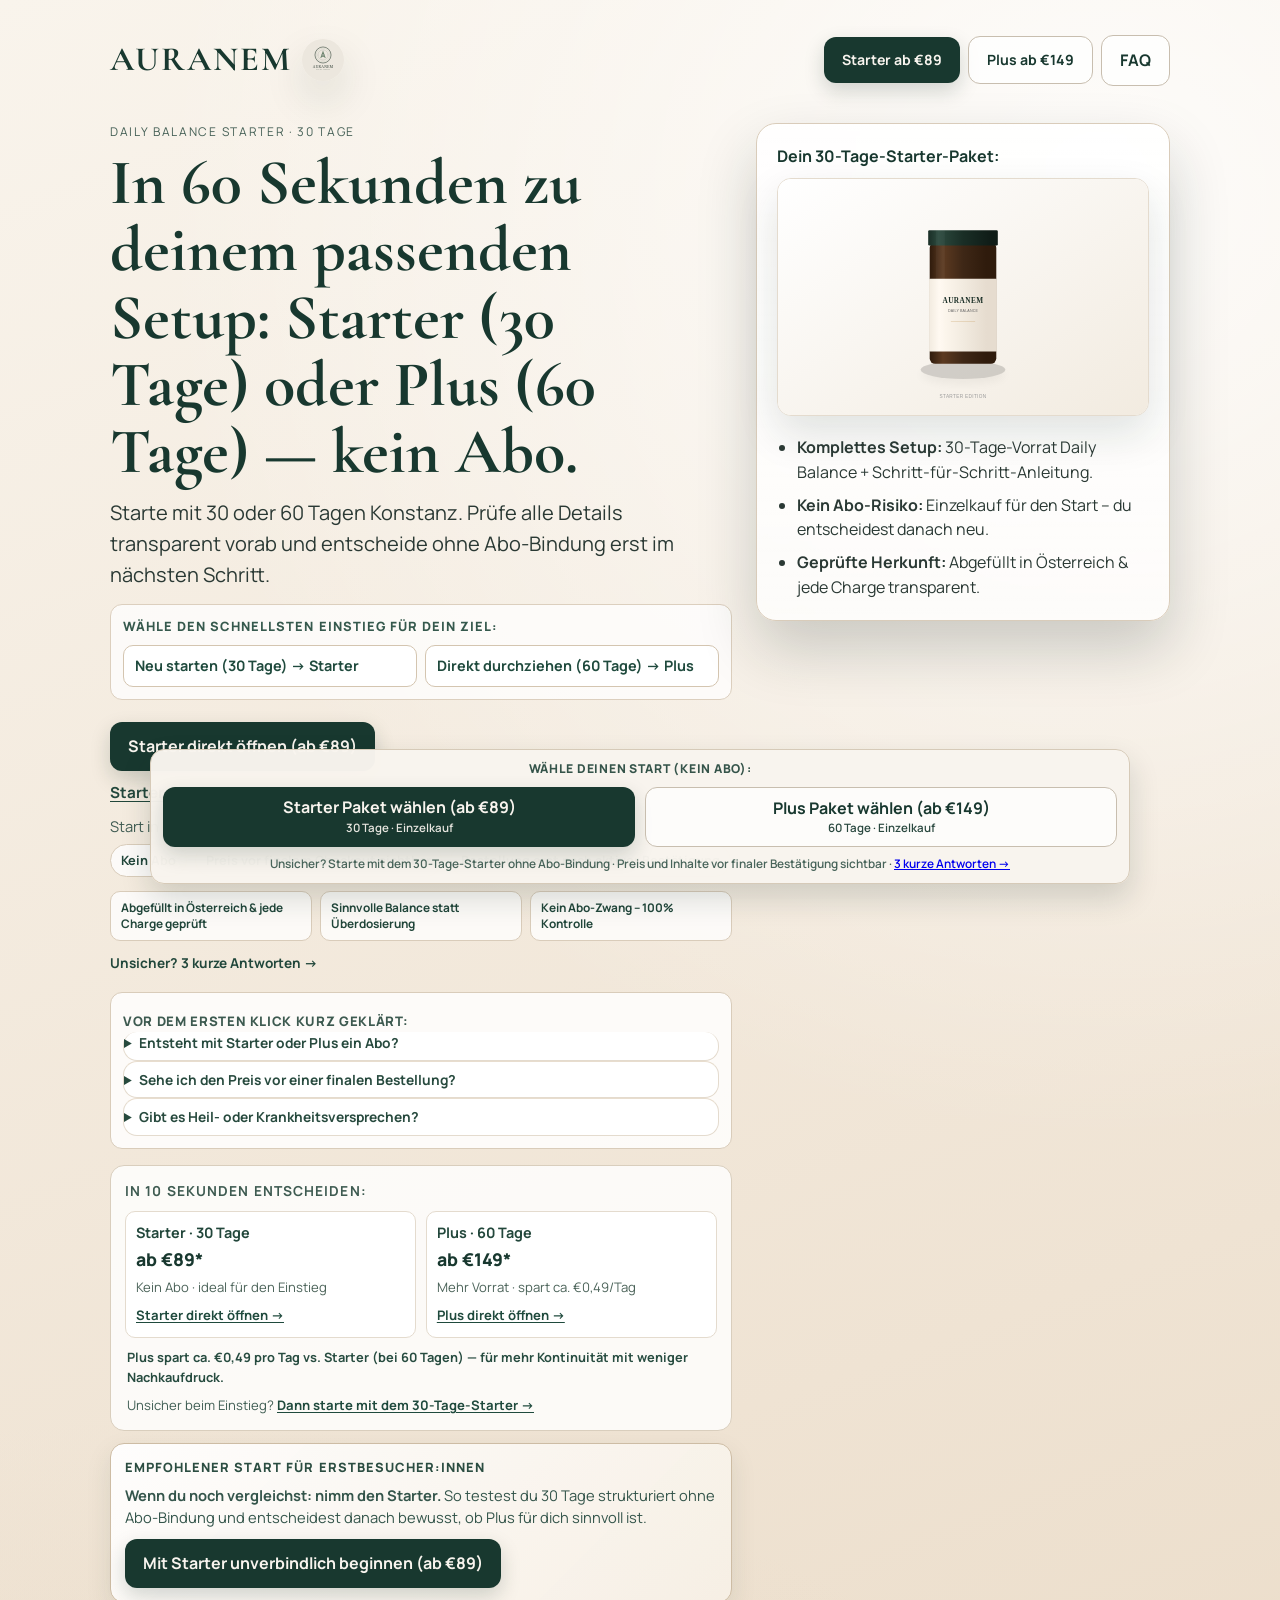
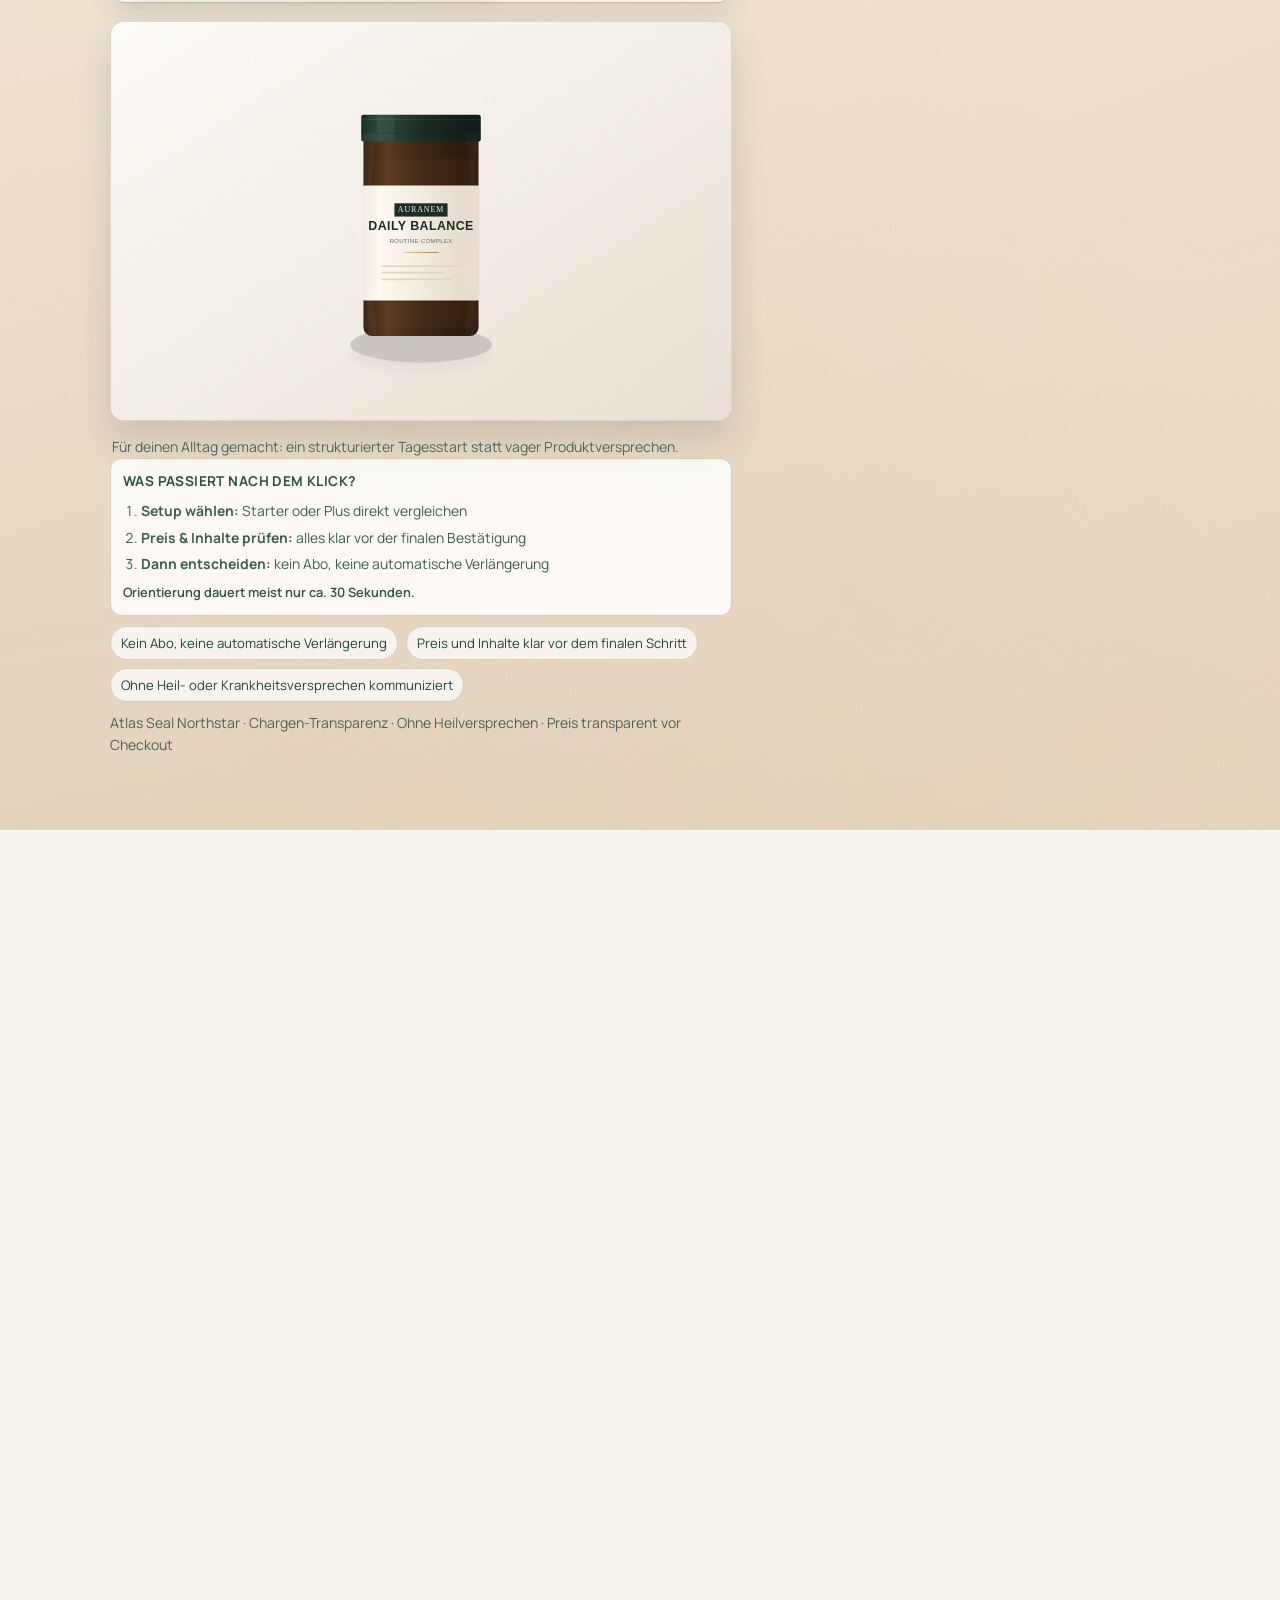
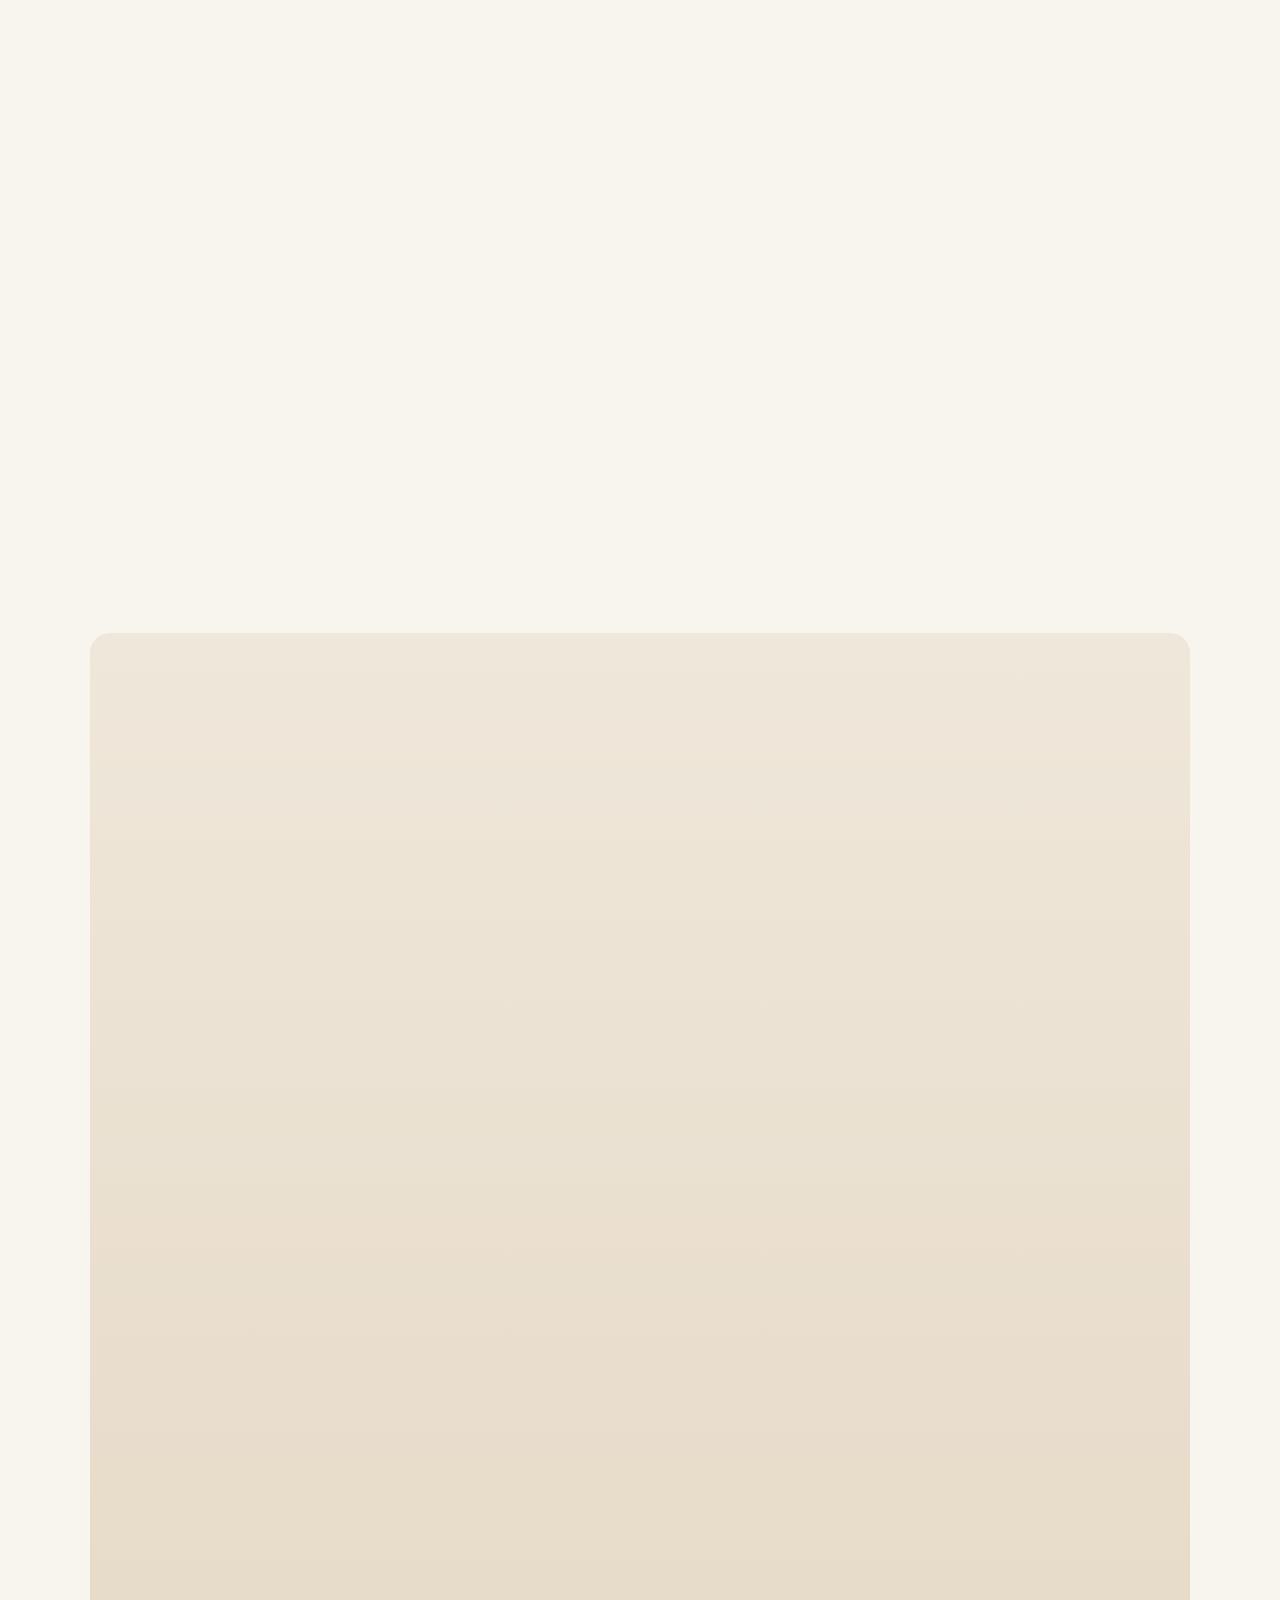
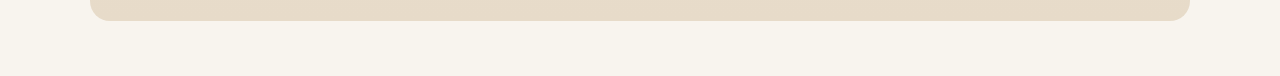
<file: auranem/index.html>
<!doctype html>
<html lang="de">
<head>
  <meta charset="UTF-8" />
  <meta name="viewport" content="width=device-width, initial-scale=1.0" />
  <title>AURANEM — Daily Balance Starter</title>
  <meta name="description" content="AURANEM Daily Balance Starter: klare 30-Tage-Routine für mehr Konstanz im Alltag — mit transparentem Starter/Plus Vergleich und konkretem Ablaufplan." />
  <link rel="preconnect" href="https://fonts.googleapis.com">
  <link rel="preconnect" href="https://fonts.gstatic.com" crossorigin>
  <link href="https://fonts.googleapis.com/css2?family=Cormorant+Garamond:wght@600;700&family=Manrope:wght@400;500;600;700&display=swap" rel="stylesheet">
  <link rel="preload" as="image" href="./assets/hero-key-visual-v4-20260303.svg" fetchpriority="high" />
  <link rel="stylesheet" href="./styles.css" />
</head>
<body>
  <header class="hero">
    <nav class="nav wrap">
      <div class="brand-row">
        <div class="brand">AURANEM</div>
        <img src="./assets/atlas-seal-northstar.svg" alt="Atlas Seal Northstar Gewinnerlogo" class="winner-logo" width="42" height="42" loading="eager" />
      </div>
      <div class="nav-actions">
        <a class="btn btn-primary nav-cta" href="#offer-starter" data-analytics="cta-primary" data-cta-name="nav_primary_starter">Starter ab €89</a>
        <a class="btn btn-ghost nav-cta" href="#offer-plus" data-analytics="cta-primary" data-cta-name="nav_primary_plus">Plus ab €149</a>
        <a class="btn btn-ghost" href="#faq" data-analytics="cta-secondary" data-cta-name="nav_faq">FAQ</a>
      </div>
    </nav>

    <div class="wrap hero-grid">
      <div>
        <p class="eyebrow" id="ab-eyebrow">Daily Balance Starter · 30 Tage</p>
        <h1 id="ab-headline">Tägliche Balance statt Supplement-Chaos: Deine neue Routine in 30 Sekunden.</h1>
        <p class="sub" id="ab-subcopy">Starte mit 30 oder 60 Tagen Konstanz. Prüfe alle Details transparent vorab und entscheide ohne Abo-Bindung erst im nächsten Schritt.</p>

        <div class="hero-path-shortcuts" aria-label="Schnelleinstieg nach Ziel">
          <p class="hero-path-title">Wähle den schnellsten Einstieg für dein Ziel:</p>
          <div class="hero-path-actions">
            <a href="#offer-starter" data-analytics="cta-primary" data-cta-name="hero_path_starter">Neu starten (30 Tage) → Starter</a>
            <a href="#offer-plus" data-analytics="cta-primary" data-cta-name="hero_path_plus">Direkt durchziehen (60 Tage) → Plus</a>
          </div>
        </div>

        <div class="cta-row">
          <a class="btn btn-primary" href="#offer-starter" data-analytics="cta-primary" data-cta-name="hero_primary" id="ab-primary-cta">Starter direkt öffnen (ab €89)</a>
          <a class="cta-secondary-link" href="#offer-decision-matrix" data-analytics="cta-secondary" data-cta-name="hero_secondary_compare">Starter vs. Plus in 15 Sek vergleichen →</a>
        </div>
        <p class="cta-micro" id="hero-cta-micro">Unverbindlich prüfen: Der Klick führt zur Auswahl, nicht zum direkten Kauf. Volle Transparenz vorab.</p>
        <ul class="cta-reassurance" aria-label="Sicherheits-Hinweise direkt vor dem ersten Klick">
          <li>Kein Abo</li>
          <li>Preis vor finalem Checkout sichtbar</li>
          <li>Bestellung erst nach aktiver Bestätigung</li>
        </ul>
        <div class="hero-transaction-rails" aria-label="Qualitäts- und Sicherheits-Highlights">
          <span><strong>Abgefüllt in Österreich</strong> & jede Charge geprüft</span>
          <span><strong>Sinnvolle Balance</strong> statt Überdosierung</span>
          <span><strong>Kein Abo-Zwang</strong> – 100% Kontrolle</span>
        </div>
        <p class="cta-faq-link"><a href="#offer-objection-faq" data-analytics="cta-secondary" data-cta-name="hero_faq_quick">Unsicher? 3 kurze Antworten →</a></p>

        <div class="hero-quick-objections" aria-label="Einwandklärung direkt im Hero">
          <p class="hero-quick-objections-title">Vor dem ersten Klick kurz geklärt:</p>
          <details data-analytics="faq-item" data-faq-id="hero-quick-abo">
            <summary>Entsteht mit Starter oder Plus ein Abo?</summary>
            <p>Nein. Beide Optionen sind Einzelkäufe ohne automatische Verlängerung.</p>
          </details>
          <details data-analytics="faq-item" data-faq-id="hero-quick-price">
            <summary>Sehe ich den Preis vor einer finalen Bestellung?</summary>
            <p>Ja. Preis und Inhalte sind vor der aktiven finalen Bestätigung transparent sichtbar.</p>
          </details>
          <details data-analytics="faq-item" data-faq-id="hero-quick-claims">
            <summary>Gibt es Heil- oder Krankheitsversprechen?</summary>
            <p>Nein. AURANEM kommuniziert bewusst ohne medizinische Heil- oder Krankheitsclaims.</p>
          </details>
        </div>

        <div class="hero-price-snapshot" aria-label="Schnelle Preis- und Entscheidungsübersicht">
          <p class="snapshot-title">In 10 Sekunden entscheiden:</p>
          <div class="snapshot-grid">
            <article>
              <p class="snapshot-plan">Starter · 30 Tage</p>
              <p class="snapshot-price">ab €89*</p>
              <p class="snapshot-meta">Kein Abo · ideal für den Einstieg</p>
              <a class="snapshot-jump" href="#offer-starter" data-analytics="cta-primary" data-cta-name="hero_snapshot_starter">Starter direkt öffnen →</a>
            </article>
            <article>
              <p class="snapshot-plan">Plus · 60 Tage</p>
              <p class="snapshot-price">ab €149*</p>
              <p class="snapshot-meta">Mehr Vorrat · spart ca. €0,49/Tag</p>
              <a class="snapshot-jump" href="#offer-plus" data-analytics="cta-primary" data-cta-name="hero_snapshot_plus">Plus direkt öffnen →</a>
            </article>
          </div>
          <p class="snapshot-savings">Plus spart ca. €0,49 pro Tag vs. Starter (bei 60 Tagen) — für mehr Kontinuität mit weniger Nachkaufdruck.</p>
          <p class="snapshot-default-path">Unsicher beim Einstieg? <a href="#offer-starter" data-analytics="cta-primary" data-cta-name="hero_snapshot_default_starter">Dann starte mit dem 30-Tage-Starter →</a></p>
        </div>

        <div class="hero-recommendation" aria-label="Empfohlener Einstieg bei Unsicherheit">
          <p class="hero-recommendation-kicker">Empfohlener Start für Erstbesucher:innen</p>
          <p class="hero-recommendation-copy"><strong>Wenn du noch vergleichst: nimm den Starter.</strong> So testest du 30 Tage strukturiert ohne Abo-Bindung und entscheidest danach bewusst, ob Plus für dich sinnvoll ist.</p>
          <a class="btn btn-primary" href="#offer-starter" data-analytics="cta-primary" data-cta-name="hero_reco_starter">Mit Starter unverbindlich beginnen (ab €89)</a>
        </div>

        <figure class="hero-lifestyle">
          <img src="./assets/hero-key-visual-v4-20260303.svg" alt="Editorial Hero-Visual mit AURANEM im Premium-Alltagskontext" width="1400" height="900" loading="eager" fetchpriority="high" decoding="async" />
          <figcaption>Für deinen Alltag gemacht: ein strukturierter Tagesstart statt vager Produktversprechen.</figcaption>
        </figure>


        <div class="hero-next-step" aria-label="Ablauf nach dem Klick">
          <p class="hero-next-step-title">Was passiert nach dem Klick?</p>
          <ol>
            <li><strong>Setup wählen:</strong> Starter oder Plus direkt vergleichen</li>
            <li><strong>Preis & Inhalte prüfen:</strong> alles klar vor der finalen Bestätigung</li>
            <li><strong>Dann entscheiden:</strong> kein Abo, keine automatische Verlängerung</li>
          </ol>
          <p class="hero-next-step-time">Orientierung dauert meist nur ca. 30 Sekunden.</p>
        </div>

        <ul class="hero-assurance" aria-label="Risikofreie Entscheidungsleitplanken">
          <li>Kein Abo, keine automatische Verlängerung</li>
          <li>Preis und Inhalte klar vor dem finalen Schritt</li>
          <li>Ohne Heil- oder Krankheitsversprechen kommuniziert</li>
        </ul>

        <p class="trust-line">Atlas Seal Northstar · Chargen-Transparenz · Ohne Heilversprechen · Preis transparent vor Checkout</p>
      </div>

      <aside class="hero-proof-card">
        <p class="proof-kicker">Dein 30-Tage-Starter-Paket:</p>
        <figure class="hero-packshot">
          <img src="./assets/starter-product-visual-v4-20260303.svg" alt="AURANEM Starter Produktvisual in editoriellem Premium-Stil" width="1100" height="700" loading="lazy" fetchpriority="low" decoding="async" />
        </figure>
        <ul>
          <li><strong>Komplettes Setup:</strong> 30-Tage-Vorrat Daily Balance + Schritt-für-Schritt-Anleitung.</li>
          <li><strong>Kein Abo-Risiko:</strong> Einzelkauf für den Start – du entscheidest danach neu.</li>
          <li><strong>Geprüfte Herkunft:</strong> Abgefüllt in Österreich & jede Charge transparent.</li>
        </ul>
      </aside>
    </div>
  </header>

  <main>
    <section class="section wrap" id="how">
      <h2>Vom Vorsatz zur Routine in 3 Schritten</h2>
      <div class="value-grid">
        <article class="value">
          <h3>1) Setup wählen</h3>
          <p>Du entscheidest dich bewusst für Starter oder Plus statt täglich neu zu improvisieren.</p>
        </article>
        <article class="value">
          <h3>2) Fester Tagesanker</h3>
          <p>Du verknüpfst die Einnahme mit einem klaren Trigger (z. B. Frühstück), damit sie planbar wird.</p>
        </article>
        <article class="value">
          <h3>3) 30 Tage durchziehen</h3>
          <p>Du folgst einem einfachen Wochenrhythmus mit Checkpoints statt „Neustart jeden Montag“.</p>
        </article>
      </div>
    </section>

    <section class="section trust wrap" id="proof">
      <h2>Klare Inhalte für eine sichere Entscheidung</h2>
      <figure class="wide-visual">
        <img src="./assets/trust-transparency-visual-v4-20260303.svg" alt="Transparenz-Visual mit Chargen-ID, claim-sicherer Sprache und Entscheidungsklarheit" width="1400" height="650" loading="lazy" />
        <figcaption>Alle relevanten Informationen sind klar strukturiert: Fakten, FAQ und Qualitätssignale auf einen Blick.</figcaption>
      </figure>
      <div class="trust-grid trust-grid-4">
        <article class="trust-item">
          <h3>Was im Starter enthalten ist</h3>
          <ul class="mini-list">
            <li>1 × AURANEM Daily Balance (30-Tage-Einheit)</li>
            <li>Startanleitung mit Tagesstruktur (PDF)</li>
            <li>Wöchentliche Selbstcheck-Liste für Woche 1–4</li>
          </ul>
        </article>
        <article class="trust-item">
          <h3>Was Plus zusätzlich enthält</h3>
          <ul class="mini-list">
            <li>2 × Daily Balance (60-Tage-Vorrat)</li>
            <li>Routine-Karte für Reise/Office</li>
            <li>Priority Support für Setup-Fragen innerhalb 24h (werktags)</li>
          </ul>
        </article>
        <article class="trust-item">
          <h3>Qualität & Transparenz</h3>
          <ul class="mini-list">
            <li>Chargenkennzeichnung auf jeder Einheit</li>
            <li>Klare Kennzeichnung der Verzehrempfehlung</li>
            <li>Keine Heil- oder Krankheitsversprechen in der Kommunikation</li>
          </ul>
        </article>
        <article class="trust-item trust-item-logo">
          <img src="./assets/atlas-seal-northstar.svg" alt="Atlas Seal Northstar Gewinnerlogo" class="winner-logo large" width="78" height="78" loading="lazy" />
          <p><strong>Markenkennung:</strong> Atlas Seal Northstar Gewinnerzeichen als konstantes Qualitäts- und Herkunftssignal.</p>
        </article>
      </div>
    </section>

    <section class="section testimonials wrap" id="reviews">
      <h2>Erfahrungen aus der Community</h2>
      <div class="value-grid">
        <article class="value">
          <p style="color: #F59E0B; margin-bottom: 0.5rem;">★★★★★</p>
          <p>„Endlich eine Routine, die ich wirklich durchhalte. Das 30-Tage-Konzept hat mir geholfen, morgens konsequent zu bleiben.“</p>
          <p style="font-size: 0.9em; opacity: 0.8; margin-top: 1rem;">— Michael K., Starter-Kunde</p>
        </article>
        <article class="value">
          <p style="color: #F59E0B; margin-bottom: 0.5rem;">★★★★★</p>
          <p>„Schmeckt angenehm natürlich und die Lieferung war extrem schnell. Fühle mich gut betreut.“</p>
          <p style="font-size: 0.9em; opacity: 0.8; margin-top: 1rem;">— Sabine L., Plus-Kundin</p>
        </article>
        <article class="value">
          <p style="color: #F59E0B; margin-bottom: 0.5rem;">★★★★★</p>
          <p>„Ich schätze die Transparenz. Kein Abo-Dschungel, sondern einfach bestellen, wenn ich es brauche. Top Qualität.“</p>
          <p style="font-size: 0.9em; opacity: 0.8; margin-top: 1rem;">— Thomas H., Starter-Kunde</p>
        </article>
      </div>
    </section>

    <section class="section offer wrap" id="offer">
      <h2>Wähle dein Setup: Starter oder Plus</h2>
      <p class="decision-kicker">Schnelle Entscheidungshilfe: Du siehst vor dem Klick klar Preis, Umfang und nächsten Schritt.</p>
      <div class="decision-rails" aria-label="Entscheidungs-Sicherheit">
        <span>Kein Abo-Modell</span>
        <span>Preis transparent vor Checkout</span>
        <span>Starter & Plus klar getrennt</span>
      </div>

      <div class="offer-split">
        <article class="offer-card" id="offer-starter">
          <img class="offer-visual" src="./assets/starter-product-visual-v4-20260303.svg" alt="AURANEM Starter Produktvisual" width="1100" height="700" loading="lazy" />
          <p class="offer-badge">Empfohlen zum Start</p>
          <h3>Starter · 30 Tage</h3>
          <p class="offer-price"><span class="strike">UVP €119</span> <strong>ab €89*</strong></p>
          <p class="offer-unit-pill" aria-label="Preis pro Tag Starter">ca. €2,97 pro Tag bei 30 Tagen</p>
          <p class="offer-note">*Aktionspreis im aktuellen Angebotszeitraum.</p>
          <p class="offer-copy">Für alle, die eine einfache, stabile Basisroutine für den Alltag aufbauen wollen.</p>
          <ul class="offer-list">
            <li>30-Tage-Einheit + Startanleitung</li>
            <li>Wöchentliche Checkpoints zur Selbstkontrolle</li>
            <li>Ideal für den ersten strukturierten Routinedurchlauf</li>
            <li><strong>Geprüfte Herkunft:</strong> Abgefüllt in Österreich & jede Charge transparent</li>
          </ul>
          <a class="btn btn-primary" href="#ab-final-cta" data-analytics="cta-primary" data-cta-name="offer_primary" data-plan-intent="starter">Starter Details prüfen (ab €89)</a>
          <p class="offer-cta-micro">Im nächsten Schritt siehst du Preis & Inhalte klar vor der finalen Bestätigung.</p>
          <ul class="offer-cta-checks" aria-label="Sicherheits-Check direkt vor dem Klick">
            <li>Kein Kauf mit diesem Klick — zuerst Preis & Inhalte im nächsten Schritt prüfen</li>
            <li>Kein Abo</li>
            <li>Chargen- & Anwendungshinweise vor Abschluss sichtbar</li>
          </ul>
        </article>

        <article class="offer-card offer-plus" id="offer-plus">
          <img class="offer-visual" src="./assets/plus-product-visual-v4-20260303.svg" alt="AURANEM Plus Produktvisual" width="1100" height="700" loading="lazy" />
          <p class="offer-badge offer-badge-soft">Für längeren Horizont</p>
          <h3>Plus · 60 Tage</h3>
          <p class="offer-price"><span class="strike">UVP €189</span> <strong>ab €149*</strong></p>
          <p class="offer-unit-pill" aria-label="Preis pro Tag Plus">ca. €2,48 pro Tag bei 60 Tagen</p>
          <p class="offer-value-pill" aria-label="Preisvorteil Plus gegenüber Starter">Plus Vorteil: ca. €0,49 weniger pro Tag vs. Starter (bei 60 Tagen)</p>
          <p class="offer-savings-proof" aria-label="Kostenvergleich Plus gegenüber zwei Starter-Einheiten">Wenn du ohnehin 60 Tage planst: 2× Starter kosten €178 — Plus liegt bei €149 (≈ €29 weniger).</p>
          <p class="offer-note">*Aktionspreis im aktuellen Angebotszeitraum.</p>
          <p class="offer-copy">Für Nutzer:innen, die direkt für 8 Wochen planen und weniger Nachkauf-Reibung wollen.</p>
          <ul class="offer-list">
            <li>60-Tage-Vorrat für durchgehende Kontinuität</li>
            <li>Routine-Karte für mobile Tage</li>
            <li>Priority Support bei Setup-Fragen</li>
            <li><strong>Geprüfte Herkunft:</strong> Abgefüllt in Österreich & jede Charge transparent</li>
          </ul>
          <a class="btn btn-primary" href="#final-plus-choice" data-analytics="cta-primary" data-cta-name="offer_plus_primary" data-plan-intent="plus">Plus Details prüfen (ab €149)</a>
          <p class="offer-cta-micro">Im nächsten Schritt siehst du Preis & Inhalte klar vor der finalen Bestätigung.</p>
          <ul class="offer-cta-checks" aria-label="Sicherheits-Check direkt vor dem Klick">
            <li>Kein Kauf mit diesem Klick — zuerst Preis & Inhalte im nächsten Schritt prüfen</li>
            <li>Kein Abo</li>
            <li>Chargen- & Anwendungshinweise vor Abschluss sichtbar</li>
          </ul>
        </article>
      </div>

      <div class="offer-fast-lane" aria-label="Schnellentscheidung mit direkter Auswahl">
        <p class="offer-fast-lane-title">Schnellstart (wenn du sofort weißt, was passt):</p>
        <div class="offer-fast-lane-actions">
          <a class="btn btn-primary" href="#offer-starter" data-analytics="cta-primary" data-cta-name="offer_fastlane_starter">Starter wählen · €89</a>
          <a class="btn btn-ghost" href="#offer-plus" data-analytics="cta-primary" data-cta-name="offer_fastlane_plus">Plus wählen · €149</a>
        </div>
        <p class="offer-fast-lane-note">Du springst direkt zur passenden Karte und prüfst dort alle Details vor dem finalen Schritt.</p>
      </div>

      <div class="checkout-clarity" aria-label="Ablauf nach dem Klick">
        <p class="checkout-title">Was passiert nach „unverbindlich prüfen“?</p>
        <ol>
          <li><strong>Variante wählen:</strong> Starter oder Plus im Vergleich bestätigen</li>
          <li><strong>Daten prüfen:</strong> Inhalt, Preis und Lieferinfos transparent sehen</li>
          <li><strong>Dann entscheiden:</strong> Bestellung nur bei aktiver finaler Bestätigung</li>
        </ol>
      </div>

      <p class="decision-kicker">Wichtige Kaufinfos in Klartext (vor dem Checkout):</p>
      <div class="decision-rails" aria-label="Versand und Rückgabe Klartext">
        <span>Versand nach AT/DE: meist 2–4 Werktage</span>
        <span>14 Tage Widerrufsrecht auf ungeöffnete Ware</span>
        <span>Support-Antwort in der Regel innerhalb 24h (werktags)</span>
      </div>

      <div class="decision-steps" aria-label="Entscheidungsfortschritt bis zum Kaufabschluss">
        <p class="decision-steps-title">Nur 3 Schritte bis zur finalen Entscheidung</p>
        <ol>
          <li><span>1</span>Setup wählen</li>
          <li><span>2</span>Preis & Inhalte prüfen</li>
          <li><span>3</span>Aktiv final bestätigen</li>
        </ol>
      </div>

      <div class="offer-quick-compare" aria-label="Starter-Plus Direktvergleich">
        <p class="offer-quick-title">Direktvergleich in 1 Blick</p>
        <div class="offer-quick-grid">
          <article>
            <p class="quick-plan">Starter</p>
            <ul>
              <li>30 Tage Laufzeit</li>
              <li>ab €89 gesamt</li>
              <li>ca. €2,97 pro Tag</li>
              <li>Ideal für den strukturierten Einstieg</li>
            </ul>
          </article>
          <article>
            <p class="quick-plan">Plus</p>
            <ul>
              <li>60 Tage Laufzeit</li>
              <li>ab €149 gesamt</li>
              <li>ca. €2,48 pro Tag</li>
              <li>Ideal bei geplantem 8-Wochen-Fokus</li>
            </ul>
          </article>
        </div>
      </div>

      <div class="offer-decision-matrix" id="offer-decision-matrix" aria-label="Kompakte Entscheidungsmatrix Starter versus Plus">
        <p class="offer-matrix-title">Wenn du nur 15 Sekunden hast: Das ist der Unterschied.</p>
        <div class="offer-matrix-grid">
          <p class="matrix-head"></p>
          <p class="matrix-head">Starter</p>
          <p class="matrix-head">Plus</p>

          <p class="matrix-label">Laufzeit</p>
          <p>30 Tage</p>
          <p>60 Tage</p>

          <p class="matrix-label">Gesamtpreis</p>
          <p>ab €89</p>
          <p>ab €149</p>

          <p class="matrix-label">Preis pro Tag</p>
          <p>ca. €2,97</p>
          <p>ca. €2,48</p>

          <p class="matrix-label">Passt, wenn …</p>
          <p>du zuerst strukturiert starten und danach neu entscheiden willst</p>
          <p>du direkt 8 Wochen durchplanen und ca. €29 gegenüber 2× Starter sparen willst</p>

          <p class="matrix-label">Abo?</p>
          <p>Nein</p>
          <p>Nein</p>
        </div>
      </div>

      <div class="offer-intent" aria-label="Schnellwahl nach Ziel">
        <p class="offer-intent-title">Wähle den kürzesten Weg zu deiner Entscheidung:</p>
        <div class="offer-intent-grid">
          <a class="offer-intent-choice" href="#offer-starter" data-analytics="cta-primary" data-cta-name="offer_intent_starter">
            <strong>Ich will risikoarm starten (30 Tage)</strong>
            <span>→ Starter ab €89 öffnen</span>
          </a>
          <a class="offer-intent-choice" href="#offer-plus" data-analytics="cta-primary" data-cta-name="offer_intent_plus">
            <strong>Ich plane direkt 60 Tage durch</strong>
            <span>→ Plus ab €149 öffnen (≈ €29 vs. 2× Starter sparen)</span>
          </a>
        </div>
      </div>

      <div class="offer-fit-selector" aria-label="Schnellentscheidung nach Ziel" id="offer-fit-selector">
        <p class="offer-fit-title">Noch unklar? 1 Klick zur Empfehlung:</p>
        <div class="offer-fit-actions">
          <button type="button" class="offer-fit-btn is-active" data-fit-target="starter">Ich starte neu / will erst testen</button>
          <button type="button" class="offer-fit-btn" data-fit-target="plus">Ich will direkt 8 Wochen planen</button>
        </div>
        <p class="offer-fit-result" id="offer-fit-result"><strong>Empfehlung:</strong> Starter für einen klaren 30-Tage-Einstieg ohne Abo-Bindung.</p>
        <a class="offer-fit-cta" id="offer-fit-cta" href="#offer-starter" data-analytics="cta-primary" data-cta-name="offer_fit_recommendation">Empfehlung öffnen: Starter →</a>
      </div>

      <p class="offer-anxiety-relief">Unsicher beim Einstieg? Starte mit dem 30-Tage-Starter und entscheide danach neu — ohne Abo-Bindung. <a href="#faq-switch">Wie das funktioniert →</a></p>

      <div class="offer-default-choice" aria-label="Empfohlener Start bei Unsicherheit">
        <p class="offer-default-kicker">Schnelle Empfehlung bei Unsicherheit</p>
        <p><strong>Nimm den Starter, wenn du noch vergleichst.</strong> Du bekommst einen klaren 30-Tage-Start ohne Abo und kannst danach bewusst auf Plus erweitern.</p>
        <a class="offer-default-link" href="#offer-starter" data-analytics="cta-primary" data-cta-name="offer_default_starter">Empfohlenen Start öffnen →</a>
      </div>

      <div class="checkout-confidence-bar" aria-label="Kaufsicherheit vor der Auswahl">
        <p class="checkout-confidence-title">Sicher entscheiden in unter 1 Minute</p>
        <ul>
          <li><strong>Kein Abo:</strong> keine automatische Verlängerung bei Starter oder Plus</li>
          <li><strong>Klare Preisprüfung:</strong> Inhalte und Gesamtpreis vor finaler Bestätigung sichtbar</li>
          <li><strong>Compliance-safe:</strong> AURANEM kommuniziert ohne Heil- oder Krankheitsversprechen</li>
        </ul>
      </div>

      <div class="offer-decision-shortcut" aria-label="Empfohlener Standardpfad bei Unsicherheit">
        <p><strong>Noch unentschlossen?</strong> Starte mit dem 30-Tage-Starter als risikoarmen Standardpfad ohne Abo und entscheide danach bewusst, ob Plus sinnvoll ist.</p>
        <a href="#offer-starter" data-analytics="cta-primary" data-cta-name="offer_shortcut_starter">Empfohlenen Starter jetzt öffnen →</a>
      </div>

      <div class="offer-objection-faq" id="offer-objection-faq" aria-label="Kaufnahe Einwandklärung">
        <p class="offer-objection-title">Noch unsicher? Das sind die drei häufigsten Fragen direkt vor dem Klick:</p>
        <details data-analytics="faq-item" data-faq-id="offer-abo">
          <summary>Gehe ich mit Starter oder Plus ein Abo ein?</summary>
          <p>Nein. Beide Optionen sind Einzelkäufe ohne automatische Verlängerung.</p>
        </details>
        <details data-analytics="faq-item" data-faq-id="offer-entscheidung">
          <summary>Muss ich mich sofort final festlegen?</summary>
          <p>Nein. Du siehst Preis und Inhalte transparent im nächsten Schritt und bestätigst erst dann aktiv.</p>
        </details>
        <details data-analytics="faq-item" data-faq-id="offer-erwartung">
          <summary>Was darf ich realistisch erwarten?</summary>
          <p>Ziel ist eine strukturierte Routine im Alltag. AURANEM macht keine Heil- oder Krankheitsversprechen.</p>
        </details>
        <details data-analytics="faq-item" data-faq-id="offer-versand-widerruf">
          <summary>Wie laufen Versand und Widerruf?</summary>
          <p>Versand nach AT/DE dauert meist 2–4 Werktage. Für ungeöffnete Ware gilt ein 14-tägiges Widerrufsrecht.</p>
        </details>
      </div>

      <p class="offer-urgency">Hinweis: Preise und Verfügbarkeit können je nach Angebotszeitraum variieren.</p>
    </section>

    <section class="section wrap" id="fit">
      <h2>Für wen passt welches Setup?</h2>
      <div class="value-grid profile-grid">
        <article class="value profile-card">
          <img src="./assets/profile-fit-starter-v4-20260303.svg" alt="Profil-Visual für Starter-Zielgruppe" width="900" height="620" loading="lazy" />
          <h3>Starter passt, wenn du …</h3>
          <p>erstmals eine feste Supplement-Routine etablieren willst und einen klaren 30-Tage-Start suchst.</p>
        </article>
        <article class="value profile-card">
          <img src="./assets/profile-fit-plus-v4-20260303.svg" alt="Profil-Visual für Plus-Zielgruppe" width="900" height="620" loading="lazy" />
          <h3>Plus passt, wenn du …</h3>
          <p>schon weißt, dass du mindestens 8 Wochen durchziehen willst und Unterbrechungen vermeiden möchtest.</p>
        </article>
        <article class="value profile-card">
          <img src="./assets/profile-fit-notfit-v4-20260303.svg" alt="Profil-Visual für nicht passende Erwartung" width="900" height="620" loading="lazy" />
          <h3>Nicht ideal, wenn du …</h3>
          <p>ein medizinisches Heilversprechen erwartest. AURANEM ist auf Routine und Eigenverantwortung ausgelegt.</p>
        </article>
      </div>
    </section>

    <section class="section wrap" id="timeline">
      <h2>Dein 30-Tage-Routineplan</h2>
      <figure class="wide-visual">
        <img src="./assets/routine-timeline-visual-v4-20260303.svg" alt="Visualisierte 30-Tage-Routine im Premium-Zeitstrahl" width="1400" height="500" loading="lazy" />
      </figure>
      <div class="timeline-grid">
        <article class="timeline-item">
          <p class="timeline-kicker">Tag 1–3</p>
          <h3>Setup & Tagesanker</h3>
          <p>Festen Einnahmezeitpunkt wählen, Erinnerung setzen, Startanleitung durchgehen.</p>
        </article>
        <article class="timeline-item">
          <p class="timeline-kicker">Tag 4–10</p>
          <h3>Stabilisieren</h3>
          <p>Routine ohne Optimierungsstress halten und erste Woche vollständig abschließen.</p>
        </article>
        <article class="timeline-item">
          <p class="timeline-kicker">Tag 11–20</p>
          <h3>Alltagstest</h3>
          <p>Routine auch an busy Tagen umsetzen (Reise/Office/Wochenende).</p>
        </article>
        <article class="timeline-item">
          <p class="timeline-kicker">Tag 21–30</p>
          <h3>Review & nächste Entscheidung</h3>
          <p>Selbstcheck abschließen und bewusst entscheiden: Starter wiederholen oder auf Plus erweitern.</p>
        </article>
      </div>
      <p class="offer-urgency">Erwartungsrahmen: Ziel ist eine verlässliche Gewohnheit. Ergebnisse hängen von individueller Lebensweise und konsequenter Anwendung ab.</p>
    </section>

    <section class="section wrap" id="quality">
      <h2>Transparenz visuell erklärt</h2>
      <figure class="wide-visual">
        <img src="./assets/trust-transparency-visual-v4-20260303.svg" alt="Infografik zu Chargen-ID, Anwendungstransparenz und claim-sicherer Kommunikation" width="1400" height="650" loading="lazy" />
        <figcaption>Diese Infografik reduziert Unsicherheit vor dem Klick auf das Angebot, indem die Qualitätssignale sofort sichtbar sind.</figcaption>
      </figure>
    </section>

    <section class="section faq wrap" id="faq">
      <h2>Häufige Fragen & Einwände</h2>
      <details data-analytics="faq-item" data-faq-id="einsteiger">
        <summary>Ist der Starter für Einsteiger geeignet?</summary>
        <p>Ja. Die Anwendung ist bewusst klar und ohne unnötige Komplexität aufgebaut.</p>
      </details>
      <details data-analytics="faq-item" data-faq-id="zeitaufwand">
        <summary>Wie viel Zeit braucht die Routine pro Tag?</summary>
        <p>Für die Einnahme selbst nur wenige Minuten. Der eigentliche Hebel ist ein fester Tagesanker.</p>
      </details>
      <details data-analytics="faq-item" data-faq-id="sicherheit">
        <summary>Gibt es medizinische Heilversprechen?</summary>
        <p>Nein. AURANEM kommuniziert verantwortungsvoll und macht keine Heil- oder Krankheitsclaims.</p>
      </details>
      <details id="faq-switch" data-analytics="faq-item" data-faq-id="kuendigung">
        <summary>Kann ich erst Starter testen und danach entscheiden?</summary>
        <p>Ja. Starter und Plus sind klar getrennte Optionen, damit du eine informierte Entscheidung treffen kannst.</p>
      </details>
    </section>

    <section class="section final wrap" id="start">
      <h2>Starte morgen mit mehr Struktur als heute.</h2>
      <p>Wähle den 30-Tage-Starter oder das 60-Tage-Plus und setze deine Routine planbar um.</p>
      <figure class="cta-directional">
        <img src="./assets/cta-directional-cue.svg" alt="Visueller Pfeil als Orientierung zum nächsten CTA-Schritt" width="1200" height="280" loading="lazy" />
      </figure>
      <div class="final-quick-compare" aria-label="Letzter Kurzvergleich vor der Auswahl">
        <p><strong>Starter:</strong> 30 Tage · ab €89 · ideal zum strukturierten Einstieg</p>
        <p><strong>Plus:</strong> 60 Tage · ab €149 · ca. €0,49/Tag günstiger vs. Starter</p>
      </div>
      <div class="final-next-steps" aria-label="Transparenter Ablauf nach dem Klick">
        <p class="final-next-title">Was passiert nach deinem Klick?</p>
        <ol>
          <li>Passende Variante öffnen (Starter oder Plus)</li>
          <li>Preis & Inhaltsdetails in Ruhe prüfen</li>
          <li>Erst danach final entscheiden</li>
        </ol>
      </div>
      <p class="final-default-path">Noch unsicher? <a href="#offer-starter" data-analytics="cta-primary" data-cta-name="final_default_starter">Starte mit dem 30-Tage-Starter als klaren Erstschritt →</a></p>
      <p class="final-plan-context" id="final-plan-context" aria-live="polite">Kein Plan gewählt? Starter ist der empfohlene Standard-Einstieg.</p>
      <div class="final-choice-actions" aria-label="Finale Planwahl">
        <a class="btn btn-primary" href="#offer-starter" data-analytics="cta-primary" data-cta-name="final_primary_starter" id="ab-final-cta">Starter wählen &amp; Preis prüfen (ab €89)</a>
        <a class="btn btn-ghost" href="#offer-plus" data-analytics="cta-primary" data-cta-name="final_primary_plus" id="final-plus-choice">Plus wählen &amp; Preis prüfen (ab €149)</a>
      </div>
      <p class="final-micro" id="final-cta-micro">Direkt zur passenden Variante springen und Inhalte/Preis vor dem finalen Schritt prüfen.</p>
      <ul class="final-assurance" aria-label="Sicherheits- und Transparenzhinweise vor dem Angebotsklick">
        <li>Kein Abo-Modell</li>
        <li>Preis transparent vor Checkout</li>
        <li>Ohne Heilversprechen kommuniziert</li>
      </ul>
    </section>
  </main>

  <div class="mobile-sticky-chooser" aria-label="Schnellwahl mit klarem Standardpfad">
    <p>Dein 30-Tage-Start (Kein Abo):</p>
    <div class="mobile-sticky-actions">
      <a class="mobile-sticky-cta btn btn-primary" href="#offer-starter" data-analytics="cta-primary" data-cta-name="mobile_sticky_starter" data-plan-intent="starter" id="ab-mobile-cta">Starter Paket wählen (ab €89) <span>30 Tage Vorrat · Einzelkauf</span></a>
    </div>
    <p class="mobile-sticky-alt-path">Lieber 60 Tage? <a href="#offer-plus" data-analytics="cta-primary" data-cta-name="mobile_sticky_plus" data-plan-intent="plus">Zu Plus (ab €149) →</a></p>
    <p class="mobile-sticky-trust">Preis vor Checkout sichtbar · Plus spart ca. €0,49/Tag vs. Starter · <a href="#offer-objection-faq" data-analytics="cta-secondary" data-cta-name="mobile_sticky_faq">3 kurze Antworten →</a></p>
  </div>

  <div class="desktop-sticky-chooser" aria-label="Desktop Schnellwahl Starter oder Plus">
    <p class="desktop-sticky-title">Wähle deinen Start (Kein Abo):</p>
    <div class="desktop-sticky-actions">
      <a class="btn btn-primary" href="#offer-starter" data-analytics="cta-primary" data-cta-name="desktop_sticky_starter" data-plan-intent="starter">Starter Paket wählen (ab €89) <span>30 Tage · Einzelkauf</span></a>
      <a class="btn btn-ghost" href="#offer-plus" data-analytics="cta-primary" data-cta-name="desktop_sticky_plus" data-plan-intent="plus">Plus Paket wählen (ab €149) <span>60 Tage · Einzelkauf</span></a>
    </div>
    <p class="desktop-sticky-note">Unsicher? Starte mit dem 30-Tage-Starter ohne Abo-Bindung · Preis und Inhalte vor finaler Bestätigung sichtbar · <a href="#offer-objection-faq" data-analytics="cta-secondary" data-cta-name="desktop_sticky_faq">3 kurze Antworten →</a></p>
  </div>

  <script src="./script.js"></script>
</body>
</html>
</file>
<file: auranem/styles.css>
:root {
  --forest: #18382f;
  --forest-deep: #112a23;
  --sage: #9ab4a5;
  --cream: #f8f4ee;
  --sand: #e8dfd1;
  --slate: #2a3934;
  --white: #ffffff;
  --radius-lg: 20px;
  --radius-md: 14px;
  --shadow-soft: 0 18px 42px rgba(21, 43, 36, 0.13);
  --shadow-premium: 0 28px 60px rgba(18, 36, 30, 0.2);
}

* { box-sizing: border-box; }
body {
  margin: 0;
  font-family: Manrope, system-ui, sans-serif;
  color: var(--slate);
  background: var(--cream);
  line-height: 1.55;
  padding-bottom: calc(90px + env(safe-area-inset-bottom, 0px));
}

.wrap { max-width: 1100px; margin: 0 auto; padding: 0 20px; }

.hero {
  background:
    radial-gradient(circle at 86% 8%, rgba(255,255,255,.82) 0%, rgba(255,255,255,0) 38%),
    radial-gradient(circle at 12% 120%, rgba(212,190,160,.38) 0%, rgba(212,190,160,0) 48%),
    linear-gradient(160deg, #f9f4ec 0%, #efe3d3 58%, #e7d6bf 100%);
  padding: 24px 0 56px;
}

.nav {
  display: flex;
  justify-content: space-between;
  align-items: center;
  margin-bottom: 36px;
}

.nav-actions {
  display: flex;
  align-items: center;
  gap: 8px;
}

.nav-cta {
  padding: 10px 14px;
  font-size: .88rem;
}

.brand-row { display: flex; align-items: center; gap: 10px; }
.brand {
  font-family: "Cormorant Garamond", serif;
  font-size: 34px;
  letter-spacing: 2px;
  color: var(--forest);
  font-weight: 700;
}
.winner-logo {
  width: 42px;
  height: 42px;
  object-fit: contain;
  border-radius: 999px;
  box-shadow: var(--shadow-soft);
}
.winner-logo.large { width: 78px; height: 78px; }

.hero-grid {
  display: grid;
  gap: 24px;
}

.eyebrow {
  font-size: 12px;
  letter-spacing: 0.14em;
  text-transform: uppercase;
  color: #456056;
  margin: 0 0 8px;
}

h1, h2 {
  font-family: "Cormorant Garamond", serif;
  color: var(--forest);
  line-height: 1.05;
}

h1 { font-size: clamp(2rem, 7.5vw, 4rem); margin: 0 0 12px; max-width: 16ch; }
h2 { font-size: clamp(1.9rem, 6vw, 2.8rem); margin: 0 0 16px; }

.sub { font-size: clamp(1rem, 2.5vw, 1.25rem); max-width: 64ch; margin: 0; }

.hero-path-shortcuts {
  margin: 14px 0 0;
  padding: 12px;
  border: 1px solid #dccfbe;
  border-radius: 12px;
  background: rgba(255,255,255,.76);
}

.hero-path-title {
  margin: 0 0 8px;
  font-size: .8rem;
  font-weight: 800;
  letter-spacing: .08em;
  text-transform: uppercase;
  color: #35594d;
}

.hero-path-actions {
  display: grid;
  grid-template-columns: 1fr;
  gap: 8px;
}

.hero-path-actions a {
  display: block;
  padding: 9px 11px;
  border: 1px solid #d4c5b0;
  border-radius: 10px;
  background: #fff;
  color: #1f4a3d;
  font-size: .9rem;
  font-weight: 700;
  text-decoration: none;
}

.hero-path-actions a:hover {
  border-color: #bba88f;
  background: #fbf8f3;
}

.hero-price-snapshot {
  margin: 16px 0 0;
  padding: 14px;
  border: 1px solid #d9cebd;
  border-radius: 14px;
  background: rgba(255, 255, 255, .82);
}

.snapshot-title {
  margin: 0 0 10px;
  font-size: .86rem;
  font-weight: 700;
  letter-spacing: .08em;
  text-transform: uppercase;
  color: #3e5b51;
}

.snapshot-grid {
  display: grid;
  grid-template-columns: 1fr;
  gap: 10px;
}

.snapshot-grid article {
  padding: 10px;
  border: 1px solid #e4dbce;
  border-radius: 10px;
  background: #fff;
}

.snapshot-plan,
.snapshot-price,
.snapshot-meta {
  margin: 0;
}

.snapshot-plan {
  font-size: .9rem;
  font-weight: 700;
  color: #22473b;
}

.snapshot-price {
  margin-top: 2px;
  font-size: 1.1rem;
  font-weight: 800;
  color: #18382f;
}

.snapshot-meta {
  margin-top: 3px;
  font-size: .82rem;
  color: #4b6359;
}

.snapshot-jump {
  display: inline-flex;
  margin-top: 8px;
  font-size: .82rem;
  font-weight: 700;
  color: #1f4a3d;
  text-decoration: underline;
  text-underline-offset: 2px;
}

.snapshot-savings {
  margin: 10px 2px 0;
  font-size: .8rem;
  font-weight: 700;
  color: #274c40;
}

.snapshot-default-path {
  margin: 8px 2px 0;
  font-size: .82rem;
  color: #3f5d53;
}

.snapshot-default-path a {
  color: #1f4a3d;
  font-weight: 700;
  text-decoration: underline;
  text-underline-offset: 2px;
}

.hero-recommendation {
  margin: 12px 0 4px;
  padding: 14px;
  border: 1px solid #cdbca4;
  border-radius: 14px;
  background: linear-gradient(135deg, rgba(255,255,255,.94), rgba(247,240,229,.95));
  box-shadow: 0 10px 26px rgba(27, 55, 46, .10);
}

.hero-recommendation-kicker {
  margin: 0 0 6px;
  font-size: .8rem;
  text-transform: uppercase;
  letter-spacing: .08em;
  font-weight: 800;
  color: #2b4d41;
}

.hero-recommendation-copy {
  margin: 0 0 10px;
  font-size: .92rem;
  color: #34554b;
}

.cta-row {
  display: flex;
  flex-direction: column;
  align-items: flex-start;
  gap: 10px;
  margin: 22px 0 10px;
}

.cta-secondary-link {
  color: #22473b;
  font-weight: 700;
  font-size: .95rem;
  text-decoration: underline;
  text-underline-offset: 3px;
}

.btn {
  display: inline-block;
  text-decoration: none;
  padding: 12px 18px;
  border-radius: 12px;
  font-weight: 700;
  transition: transform .15s ease, box-shadow .15s ease;
}
.btn:hover { transform: translateY(-1px); }
.btn-primary {
  background: var(--forest);
  color: var(--cream);
  box-shadow: 0 8px 20px rgba(17, 42, 35, .18);
}
.btn-primary:hover { background: var(--forest-deep); }
.btn-ghost {
  border: 1px solid #c8beaf;
  background: rgba(255,255,255,.75);
  color: var(--forest);
}

.cta-micro {
  margin: 0 0 6px;
  font-size: .92rem;
  color: #3f5b52;
}

.cta-reassurance {
  list-style: none;
  margin: 0 0 14px;
  padding: 0;
  display: flex;
  flex-wrap: wrap;
  gap: 8px;
}

.cta-reassurance li {
  font-size: .8rem;
  font-weight: 700;
  color: #21463a;
  border: 1px solid #d9ccba;
  border-radius: 999px;
  background: rgba(255,255,255,.78);
  padding: 6px 10px;
}

.hero-transaction-rails {
  margin: 0 0 12px;
  display: grid;
  grid-template-columns: repeat(3, minmax(0, 1fr));
  gap: 8px;
}

.hero-transaction-rails span {
  font-size: .74rem;
  font-weight: 700;
  color: #21463a;
  border: 1px solid #d9ccba;
  border-radius: 10px;
  background: rgba(255,255,255,.78);
  padding: 8px 10px;
  line-height: 1.35;
}

.cta-faq-link {
  margin: 0 0 18px;
  font-size: .85rem;
}

.cta-faq-link a {
  color: #21473b;
  font-weight: 700;
  text-decoration: none;
  border-bottom: 1px solid transparent;
  transition: border-color .2s ease, color .2s ease;
}

.cta-faq-link a:hover {
  border-color: #21473b;
}

.hero-quick-objections {
  margin: 0 0 16px;
  padding: 12px;
  border: 1px solid #d9ccba;
  border-radius: 12px;
  background: rgba(255, 255, 255, .84);
}

.hero-quick-objections-title {
  margin: 0 0 8px;
  font-size: .82rem;
  font-weight: 800;
  text-transform: uppercase;
  letter-spacing: .05em;
  color: #2a4a3f;
}

.hero-quick-objections details {
  border-top: 1px solid #e8ddce;
  padding: 7px 0;
}

.hero-quick-objections details:first-of-type {
  border-top: 0;
  padding-top: 0;
}

.hero-quick-objections summary {
  cursor: pointer;
  font-size: .86rem;
  font-weight: 700;
  color: #274a3e;
}

.hero-quick-objections p {
  margin: 6px 0 0;
  font-size: .82rem;
  color: #3d5a50;
}

.hero-next-step {
  margin: 0 0 10px;
  padding: 12px;
  border: 1px solid #dccfbd;
  border-radius: 12px;
  background: rgba(255, 255, 255, .84);
}

.hero-next-step-title {
  margin: 0 0 8px;
  font-size: .85rem;
  font-weight: 700;
  letter-spacing: .03em;
  text-transform: uppercase;
  color: #2f5045;
}

.hero-next-step ol {
  margin: 0;
  padding-left: 18px;
  display: grid;
  gap: 5px;
  color: #3f5d53;
  font-size: .87rem;
}

.hero-next-step-time {
  margin: 8px 0 0;
  font-size: .8rem;
  font-weight: 600;
  color: #2f5045;
}

.hero-assurance {
  list-style: none;
  padding: 0;
  margin: 0;
  display: flex;
  flex-wrap: wrap;
  gap: 8px;
}
.hero-assurance li {
  font-size: .82rem;
  color: #1f4538;
  border: 1px solid #d9ccba;
  border-radius: 999px;
  background: rgba(255,255,255,.72);
  padding: 6px 10px;
}

.trust-line { font-size: 14px; color: #4b6259; margin: 10px 0 0; }

.hero-proof-card {
  background: linear-gradient(180deg, rgba(255,255,255,.88), rgba(255,255,255,.72));
  border: 1px solid #d9ccba;
  border-radius: var(--radius-lg);
  padding: 20px;
  box-shadow: var(--shadow-premium);
  backdrop-filter: blur(3px);
}
.hero-lifestyle { margin: 18px 0 0; }
.hero-lifestyle img, .wide-visual img, .profile-card img, .cta-directional img {
  width: 100%;
  height: auto;
  border-radius: 14px;
  border: 1px solid #dfd3c3;
  background: #fff;
  box-shadow: 0 18px 34px rgba(23, 40, 33, 0.14);
}
.hero-lifestyle figcaption, .wide-visual figcaption {
  margin: 8px 2px 0;
  font-size: .88rem;
  color: #4f655d;
}
.wide-visual { margin: 0 0 18px; }
.profile-card img { margin-bottom: calc(12px + env(safe-area-inset-bottom, 0px)); }
.cta-directional { margin: 0 0 16px; }
.hero-proof-card ul { margin: 0; padding-left: 20px; display: grid; gap: 8px; }
.proof-kicker { font-weight: 700; margin: 0 0 10px; color: var(--forest); }
.hero-packshot { margin: 0 0 12px; }
.hero-packshot img {
  width: 100%;
  height: auto;
  border-radius: 14px;
  border: 1px solid #e4dbce;
  box-shadow: var(--shadow-soft);
  background: #fff;
}

.section {
  padding: 54px 0;
  content-visibility: auto;
  contain-intrinsic-size: 1px 920px;
}
.value-grid, .trust-grid, .offer-split, .timeline-grid { display: grid; gap: 14px; }

.value, .trust-item, .offer-card, details, .timeline-item {
  background: var(--white);
  border: 1px solid #e4dbce;
  border-radius: var(--radius-md);
  padding: 18px;
}

.value h3, .offer-card h3, .timeline-item h3, .trust-item h3 { margin: 0 0 8px; color: var(--forest); font-size: 1.05rem; }
.value p, .trust-item p, .timeline-item p { margin: 0; }

.trust-item-logo { display: flex; align-items: center; gap: 14px; }

.mini-list {
  margin: 0;
  padding-left: 18px;
  display: grid;
  gap: 6px;
}

.decision-kicker {
  margin: -4px 0 10px;
  color: #3e5a51;
  max-width: 64ch;
}

.decision-rails {
  display: flex;
  flex-wrap: wrap;
  gap: 8px;
  margin: 0 0 16px;
}

.decision-rails span {
  display: inline-flex;
  align-items: center;
  gap: 6px;
  padding: 7px 10px;
  border-radius: 999px;
  border: 1px solid #ddd2c1;
  background: #fff;
  color: #355449;
  font-size: .85rem;
  font-weight: 600;
}

.offer-fast-lane {
  margin: 0 0 16px;
  padding: 14px;
  border-radius: 12px;
  border: 1px solid #d8c7ad;
  background: linear-gradient(180deg, #fffdf9, #f7efe2);
}

.offer-fast-lane-title {
  margin: 0 0 10px;
  font-size: .9rem;
  font-weight: 700;
  letter-spacing: .02em;
  color: #22473b;
}

.offer-fast-lane-actions {
  display: grid;
  gap: 10px;
}

.offer-fast-lane-actions .btn {
  text-align: center;
}

.offer-fast-lane-note {
  margin: 10px 0 0;
  font-size: .84rem;
  color: #436258;
}

.checkout-clarity {
  margin: 0 0 16px;
  padding: 14px;
  border-radius: 12px;
  border: 1px solid #ddd2c1;
  background: #fff;
}

.checkout-title {
  margin: 0 0 8px;
  font-size: .9rem;
  font-weight: 700;
  letter-spacing: .03em;
  color: #22473b;
}

.checkout-clarity ol {
  margin: 0;
  padding-left: 18px;
  display: grid;
  gap: 6px;
  color: #3f5d53;
  font-size: .9rem;
}

.decision-steps {
  margin: 0 0 16px;
  padding: 14px;
  border-radius: 12px;
  border: 1px solid #ddd2c1;
  background: linear-gradient(180deg, #fff 0%, #fffcf7 100%);
}

.decision-steps-title {
  margin: 0 0 10px;
  font-size: .9rem;
  font-weight: 700;
  letter-spacing: .03em;
  color: #22473b;
}

.decision-steps ol {
  margin: 0;
  padding: 0;
  list-style: none;
  display: grid;
  gap: 8px;
}

.decision-steps li {
  display: flex;
  align-items: center;
  gap: 10px;
  padding: 8px 10px;
  border: 1px solid #e7ddce;
  border-radius: 10px;
  background: #fff;
  color: #315347;
  font-weight: 600;
  font-size: .9rem;
}

.decision-steps li span {
  width: 22px;
  height: 22px;
  border-radius: 999px;
  background: #21473b;
  color: #fff;
  display: inline-flex;
  align-items: center;
  justify-content: center;
  font-size: .76rem;
  font-weight: 700;
}

.offer-quick-compare {
  margin: 0 0 16px;
  padding: 14px;
  border-radius: 12px;
  border: 1px solid #ddd2c1;
  background: #fff;
}

.offer-quick-title {
  margin: 0 0 10px;
  font-size: .9rem;
  font-weight: 700;
  letter-spacing: .03em;
  color: #22473b;
}

.offer-quick-grid {
  display: grid;
  gap: 10px;
}

.offer-quick-grid article {
  border: 1px solid #e7ddce;
  border-radius: 10px;
  padding: 10px 12px;
  background: #fffcf7;
}

.quick-plan {
  margin: 0 0 8px;
  font-size: .88rem;
  font-weight: 700;
  text-transform: uppercase;
  letter-spacing: .06em;
  color: #36544a;
}

.offer-quick-grid ul {
  margin: 0;
  padding-left: 18px;
  display: grid;
  gap: 5px;
  color: #3f5d53;
  font-size: .88rem;
}

.offer-decision-matrix {
  margin: 0 0 16px;
  padding: 14px;
  border-radius: 12px;
  border: 1px solid #ddd2c1;
  background: #fff;
  overflow-x: auto;
}

.offer-matrix-title {
  margin: 0 0 10px;
  font-size: .9rem;
  font-weight: 700;
  letter-spacing: .03em;
  color: #22473b;
}

.offer-matrix-grid {
  display: grid;
  grid-template-columns: 1.2fr 1fr 1fr;
  min-width: 540px;
  border: 1px solid #e7ddce;
  border-radius: 10px;
  overflow: hidden;
}

.offer-matrix-grid p {
  margin: 0;
  padding: 10px 12px;
  border-bottom: 1px solid #efe5d7;
  border-right: 1px solid #efe5d7;
  background: #fff;
  color: #3f5d53;
  font-size: .86rem;
  line-height: 1.35;
}

.offer-matrix-grid p:nth-child(3n) {
  border-right: 0;
}

.offer-matrix-grid p:nth-last-child(-n + 3) {
  border-bottom: 0;
}

.matrix-head {
  background: #f9f4ea !important;
  font-weight: 800;
  font-size: .83rem !important;
  letter-spacing: .03em;
  text-transform: uppercase;
  color: #2d4f43 !important;
}

.matrix-label {
  background: #fffcf7 !important;
  font-weight: 700;
  color: #2f5045 !important;
}

.offer-intent {
  margin: 0 0 16px;
  padding: 14px;
  border-radius: 12px;
  border: 1px solid #ddd2c1;
  background: #fff;
}

.offer-intent-title {
  margin: 0 0 10px;
  font-size: .9rem;
  font-weight: 700;
  letter-spacing: .03em;
  color: #22473b;
}

.offer-intent-grid {
  display: grid;
  gap: 10px;
}

.offer-intent-choice {
  display: grid;
  gap: 4px;
  padding: 12px;
  border-radius: 10px;
  border: 1px solid #e7ddce;
  background: #fffcf7;
  color: #21473b;
  text-decoration: none;
}

.offer-intent-choice strong {
  font-size: .92rem;
}

.offer-intent-choice span {
  font-size: .85rem;
  color: #436258;
  text-decoration: underline;
  text-underline-offset: 2px;
}

.offer-intent-choice:hover {
  border-color: #d2c4af;
  transform: translateY(-1px);
}

.offer-anxiety-relief {
  margin: 0 0 18px;
  padding: 12px 14px;
  border-left: 3px solid #b5905a;
  background: #f9f4ea;
  border-radius: 8px;
  color: #3f5d53;
  font-size: .9rem;
}

.offer-anxiety-relief a {
  color: #21473b;
  font-weight: 700;
  text-underline-offset: 2px;
}

.offer-default-choice {
  margin: 0 0 18px;
  padding: 14px;
  border-radius: 12px;
  border: 1px solid #d8c7ad;
  background: linear-gradient(180deg, #fffdf9, #f7efe2);
  color: #2b4d42;
}

.offer-default-kicker {
  margin: 0 0 8px;
  font-size: .78rem;
  font-weight: 700;
  text-transform: uppercase;
  letter-spacing: .08em;
  color: #7a5d2e;
}

.offer-default-choice p {
  margin: 0;
  font-size: .92rem;
}

.offer-default-link {
  display: inline-block;
  margin-top: 10px;
  font-weight: 700;
  color: #21473b;
  text-underline-offset: 2px;
}

.checkout-confidence-bar {
  margin: 0 0 18px;
  padding: 14px;
  border-radius: 12px;
  border: 1px solid #d7cab7;
  background: #fff;
}

.checkout-confidence-title {
  margin: 0 0 8px;
  font-size: .9rem;
  font-weight: 800;
  letter-spacing: .02em;
  color: #1f4438;
}

.checkout-confidence-bar ul {
  margin: 0;
  padding-left: 18px;
  display: grid;
  gap: 6px;
  color: #3b5a50;
  font-size: .88rem;
}

.offer-decision-shortcut {
  margin: 0 0 16px;
  padding: 12px 14px;
  border-radius: 12px;
  border: 1px solid #d6c09a;
  background: linear-gradient(180deg, #fffaf2, #f9f1e4);
  display: flex;
  flex-wrap: wrap;
  align-items: center;
  justify-content: space-between;
  gap: 10px;
}

.offer-decision-shortcut p {
  margin: 0;
  color: #2f4d43;
  font-size: .9rem;
  max-width: 64ch;
}

.offer-decision-shortcut a {
  font-weight: 800;
  color: #1f4438;
  text-decoration: none;
  border-bottom: 1px solid rgba(31, 68, 56, 0.28);
  padding-bottom: 1px;
}

.offer-decision-shortcut a:hover {
  border-bottom-color: #1f4438;
}

.offer-card {
  box-shadow: var(--shadow-soft);
  position: relative;
  transition: transform .2s ease, box-shadow .2s ease, opacity .2s ease, border-color .2s ease;
}

.offer-card.is-recommended {
  border-color: #be965f;
  box-shadow: 0 0 0 3px rgba(190, 150, 95, 0.2), 0 14px 28px rgba(20, 44, 36, 0.13);
  transform: translateY(-2px);
}

.offer-card.is-recommended::before {
  content: "Aktuell empfohlen";
  position: absolute;
  top: 10px;
  right: 10px;
  font-size: .68rem;
  letter-spacing: .06em;
  text-transform: uppercase;
  font-weight: 800;
  color: #3d2a14;
  background: #f4ddbb;
  border: 1px solid #d9b987;
  border-radius: 999px;
  padding: 4px 8px;
}

.offer-card.is-dimmed {
  opacity: .82;
}

#offer-starter:target,
#offer-plus:target {
  border-color: #c8a06a;
  box-shadow: 0 0 0 3px rgba(200, 160, 106, 0.18), var(--shadow-soft);
}

.offer-plus {
  background: linear-gradient(180deg, #fffdf8, #f8f2e8);
}

.offer-objection-faq {
  margin: 16px 0 0;
  padding: 14px;
  border-radius: 12px;
  border: 1px solid #ddd2c1;
  background: #fff;
}

.offer-objection-title {
  margin: 0 0 10px;
  font-size: .9rem;
  font-weight: 700;
  letter-spacing: .02em;
  color: #22473b;
}

.offer-objection-faq details {
  margin: 0;
  padding: 12px 0;
  border-top: 1px solid #eee3d3;
  border-left: 0;
  border-right: 0;
  border-bottom: 0;
  border-radius: 0;
  background: transparent;
}

.offer-objection-faq details:first-of-type {
  border-top: 0;
  padding-top: 0;
}

.offer-objection-faq details:last-of-type {
  padding-bottom: 0;
}

.offer-objection-faq p {
  margin: 8px 0 0;
  color: #436258;
  font-size: .9rem;
}
.offer-visual {
  width: 100%;
  height: auto;
  border-radius: 12px;
  border: 1px solid #e4dbce;
  margin-bottom: 12px;
  background: #fff;
}
.offer-badge {
  margin: 0 0 10px;
  display: inline-block;
  font-size: 12px;
  text-transform: uppercase;
  letter-spacing: .08em;
  padding: 4px 8px;
  border-radius: 999px;
  background: #eef3ef;
  color: #335549;
}
.offer-badge-soft {
  background: #f4efe5;
  color: #665944;
}
.offer-price { font-size: 1.3rem; margin: 0 0 8px; }
.strike { text-decoration: line-through; color: #6e7f79; margin-right: 8px; }
.offer-unit-pill {
  margin: -2px 0 8px;
  display: inline-flex;
  align-items: center;
  padding: 5px 10px;
  border-radius: 999px;
  border: 1px solid #d9ccba;
  background: #f6f1e8;
  color: #3f5b52;
  font-size: .8rem;
  font-weight: 700;
}
.offer-value-pill {
  margin: 0 0 10px;
  display: inline-flex;
  align-items: center;
  padding: 6px 10px;
  border-radius: 999px;
  border: 1px solid #d8c9b1;
  background: #fff7ea;
  color: #5c4329;
  font-size: .82rem;
  font-weight: 700;
}
.offer-savings-proof {
  margin: 0 0 10px;
  padding: 8px 10px;
  border-radius: 10px;
  border: 1px solid #e2d3bc;
  background: #fffaf1;
  color: #5a4327;
  font-size: .82rem;
  font-weight: 700;
}
.offer-note { margin: 0 0 10px; font-size: .9rem; color: #5e6e68; }
.offer-copy { margin: 0 0 12px; }
.offer-cta-micro {
  margin: 8px 0 10px;
  font-size: .84rem;
  color: #3f5b52;
  font-weight: 600;
}
.offer-cta-micro strong {
  color: #274a3f;
}

.offer-list {
  margin: 0 0 16px;
  padding-left: 18px;
  display: grid;
  gap: 6px;
}
.offer-cta-checks {
  margin: -4px 0 0;
  padding: 0;
  list-style: none;
  display: grid;
  gap: 4px;
}
.offer-cta-checks li {
  position: relative;
  padding-left: 18px;
  font-size: .8rem;
  color: #4a6158;
  font-weight: 600;
}
.offer-cta-checks li::before {
  content: "✓";
  position: absolute;
  left: 0;
  color: #2f6f5e;
  font-weight: 800;
}
.offer-urgency {
  margin: 12px 0 0;
  font-size: .92rem;
  color: #4d635a;
}

.timeline-kicker {
  margin: 0 0 8px;
  font-size: .78rem;
  font-weight: 700;
  letter-spacing: .08em;
  text-transform: uppercase;
  color: #527065;
}

.faq details { margin-bottom: 10px; }
summary { cursor: pointer; font-weight: 700; color: var(--forest); }

.final {
  background: linear-gradient(180deg, #efe7da, #e7dbc9);
  border-radius: var(--radius-lg);
  margin-bottom: 112px;
  text-align: center;
  padding: 40px 20px;
}
.final p { margin: 0 0 18px; }

.final-quick-compare {
  max-width: 620px;
  margin: 0 auto 12px;
  padding: 12px;
  border-radius: 12px;
  border: 1px solid #d8cbb8;
  background: rgba(255, 255, 255, .82);
  text-align: left;
}

.final-quick-compare p {
  margin: 0;
  font-size: .88rem;
  color: #2f5045;
}

.final-quick-compare p + p {
  margin-top: 6px;
}

.final-next-steps {
  max-width: 620px;
  margin: 0 auto 12px;
  padding: 12px;
  border-radius: 12px;
  border: 1px solid #d8cbb8;
  background: rgba(255, 255, 255, .78);
  text-align: left;
}

.final-next-title {
  margin: 0 0 8px;
  font-size: .84rem;
  font-weight: 700;
  letter-spacing: .04em;
  text-transform: uppercase;
  color: #47685d;
}

.final-next-steps ol {
  margin: 0;
  padding-left: 18px;
  color: #2f5045;
  font-size: .88rem;
  display: grid;
  gap: 4px;
}

.final-choice-actions {
  display: grid;
  gap: 10px;
  max-width: 560px;
  margin: 0 auto;
}

.final-choice-actions .btn {
  width: 100%;
}

#ab-final-cta:target,
#final-plus-choice:target {
  outline: 3px solid rgba(181, 130, 59, 0.35);
  box-shadow: 0 0 0 6px rgba(181, 130, 59, 0.14);
}

.final-default-path {
  margin: 0 auto 12px;
  max-width: 58ch;
  font-size: .9rem;
  color: #38584d;
}

.final-default-path a {
  color: #21473b;
  font-weight: 700;
  text-decoration: underline;
  text-underline-offset: 2px;
}

.final-plan-context {
  margin: 0 auto 12px;
  max-width: 58ch;
  font-size: .86rem;
  color: #335247;
  background: rgba(255, 255, 255, .8);
  border: 1px solid #d7c9b5;
  border-radius: 999px;
  padding: 8px 14px;
  width: fit-content;
}

.final-choice-actions .btn.is-plan-selected {
  outline: 3px solid rgba(181, 130, 59, 0.35);
  box-shadow: 0 0 0 6px rgba(181, 130, 59, 0.14);
}

.final-micro {
  margin: 10px auto 0;
  max-width: 56ch;
  font-size: .88rem;
  color: #3f5b52;
}

.final-assurance {
  list-style: none;
  margin: 14px 0 0;
  padding: 0;
  display: flex;
  flex-wrap: wrap;
  justify-content: center;
  gap: 8px;
}

.final-assurance li {
  padding: 7px 10px;
  border-radius: 999px;
  border: 1px solid #d7c9b5;
  background: rgba(255, 255, 255, .84);
  color: #345247;
  font-size: .84rem;
  font-weight: 600;
}

.mobile-sticky-chooser {
  position: fixed;
  left: 12px;
  right: 12px;
  bottom: 12px;
  z-index: 40;
  border: 1px solid #d6cab8;
  border-radius: 14px;
  background: rgba(248, 244, 238, .97);
  box-shadow: 0 12px 26px rgba(17, 42, 35, .16);
  padding: 8px;
  transition: opacity .2s ease, transform .2s ease;
}

.desktop-sticky-chooser {
  display: none;
}

.desktop-sticky-chooser.is-hidden {
  opacity: 0;
  transform: translateY(14px);
  pointer-events: none;
}

.mobile-sticky-chooser.is-hidden {
  opacity: 0;
  transform: translateY(14px);
  pointer-events: none;
}

.mobile-sticky-chooser p {
  margin: 0 0 6px;
  text-align: center;
  font-size: .74rem;
  font-weight: 700;
  letter-spacing: .06em;
  text-transform: uppercase;
  color: #3f5d53;
}

.mobile-sticky-alt-path {
  margin: 7px 0 0 !important;
  font-size: .72rem !important;
  font-weight: 600 !important;
  letter-spacing: .01em !important;
  text-transform: none !important;
  color: #48645a !important;
}

.mobile-sticky-alt-path a {
  color: #1f4b3f;
  font-weight: 800;
  text-decoration: underline;
  text-underline-offset: 2px;
}

.mobile-sticky-trust {
  margin: 6px 0 0 !important;
  font-size: .7rem !important;
  font-weight: 600 !important;
  letter-spacing: .01em !important;
  text-transform: none !important;
  color: #48645a !important;
}

.mobile-sticky-trust a {
  color: #1f4b3f;
  font-weight: 800;
  text-decoration: underline;
  text-underline-offset: 2px;
}

.mobile-sticky-actions {
  display: grid;
  grid-template-columns: 1fr;
  gap: 8px;
}

.mobile-sticky-cta-alt {
  border-color: #cbbda8;
  background: #fffdf9;
}

.mobile-sticky-cta-alt span,
.mobile-sticky-cta-alt .mobile-sticky-fit {
  color: #39584d;
  opacity: 1;
}

.mobile-sticky-cta {
  display: grid;
  gap: 2px;
  text-align: center;
  padding: 10px 10px;
  font-size: .88rem;
  line-height: 1.2;
}

.mobile-sticky-cta span {
  font-size: .68rem;
  font-weight: 600;
  opacity: .92;
}

.mobile-sticky-fit {
  font-size: .62rem;
  font-weight: 700;
  font-style: normal;
  letter-spacing: .02em;
  opacity: .96;
}

@media (max-width: 560px) {
  .nav-actions {
    gap: 6px;
  }

  .nav-actions .btn {
    padding: 9px 11px;
    font-size: .8rem;
  }

  .nav-cta {
    white-space: nowrap;
  }

  .hero-transaction-rails {
    grid-template-columns: 1fr;
  }
}

@media (min-width: 920px) {
  body { padding-bottom: 0; }
  .hero { padding: 34px 0 74px; }
  .hero-grid { grid-template-columns: 1.2fr .8fr; align-items: start; }
  .hero-path-actions { grid-template-columns: 1fr 1fr; }
  .snapshot-grid { grid-template-columns: 1fr 1fr; }
  .value-grid { grid-template-columns: repeat(3, 1fr); }
  .trust-grid-4 { grid-template-columns: repeat(4, 1fr); }
  .offer-fast-lane-actions { grid-template-columns: 1fr 1fr; }
  .offer-quick-grid { grid-template-columns: 1fr 1fr; }
  .offer-intent-grid { grid-template-columns: 1fr 1fr; }
  .offer-split { grid-template-columns: 1fr 1fr; }
  .timeline-grid { grid-template-columns: repeat(4, 1fr); }
  .final-choice-actions {
    grid-template-columns: 1fr 1fr;
    align-items: center;
  }
  .final { margin-bottom: 54px; }
  .mobile-sticky-chooser { display: none; }

  .desktop-sticky-chooser {
    position: fixed;
    left: 50%;
    transform: translateX(-50%);
    bottom: 16px;
    z-index: 45;
    width: min(980px, calc(100% - 32px));
    border: 1px solid #d6cab8;
    border-radius: 14px;
    background: rgba(248, 244, 238, .98);
    box-shadow: 0 14px 30px rgba(17, 42, 35, .16);
    padding: 10px 12px;
    display: block;
    transition: opacity .2s ease, transform .2s ease;
  }

  .desktop-sticky-title {
    margin: 0 0 8px;
    text-align: center;
    font-size: .76rem;
    font-weight: 800;
    letter-spacing: .06em;
    text-transform: uppercase;
    color: #35544a;
  }

  .desktop-sticky-actions {
    display: grid;
    grid-template-columns: 1fr 1fr;
    gap: 10px;
  }

  .desktop-sticky-actions .btn {
    text-align: center;
    display: grid;
    gap: 3px;
    padding: 11px 14px;
    line-height: 1.2;
  }

  .desktop-sticky-actions .btn span {
    font-size: .72rem;
    font-weight: 600;
    opacity: .92;
  }

  .desktop-sticky-note {
    margin: 8px 0 0;
    text-align: center;
    font-size: .74rem;
    font-weight: 600;
    color: #48645a;
  }
}
.offer-fit-selector {
  margin: 14px 0 10px;
  padding: 14px;
  border-radius: 14px;
  border: 1px solid #d8ccb8;
  background: linear-gradient(135deg, rgba(255,255,255,.92), rgba(246,238,227,.95));
}

.offer-fit-title {
  margin: 0 0 10px;
  font-size: .88rem;
  font-weight: 800;
  letter-spacing: .05em;
  text-transform: uppercase;
  color: #2a4c40;
}

.offer-fit-actions {
  display: grid;
  gap: 8px;
}

.offer-fit-btn {
  text-align: left;
  border: 1px solid #cdbfa9;
  border-radius: 10px;
  padding: 10px 12px;
  background: #fff;
  color: #24473b;
  font-weight: 700;
  font-size: .92rem;
  cursor: pointer;
}

.offer-fit-btn.is-active {
  border-color: #17392f;
  background: #17392f;
  color: #f8f4ee;
}

.offer-fit-result {
  margin: 10px 0 8px;
  font-size: .9rem;
  color: #35574b;
}

.offer-fit-cta {
  display: inline-flex;
  font-weight: 800;
  color: #173e33;
  text-decoration: underline;
  text-underline-offset: 3px;
}

@media (min-width: 760px) {
  .offer-fit-actions {
    grid-template-columns: 1fr 1fr;
  }
}
</file>
